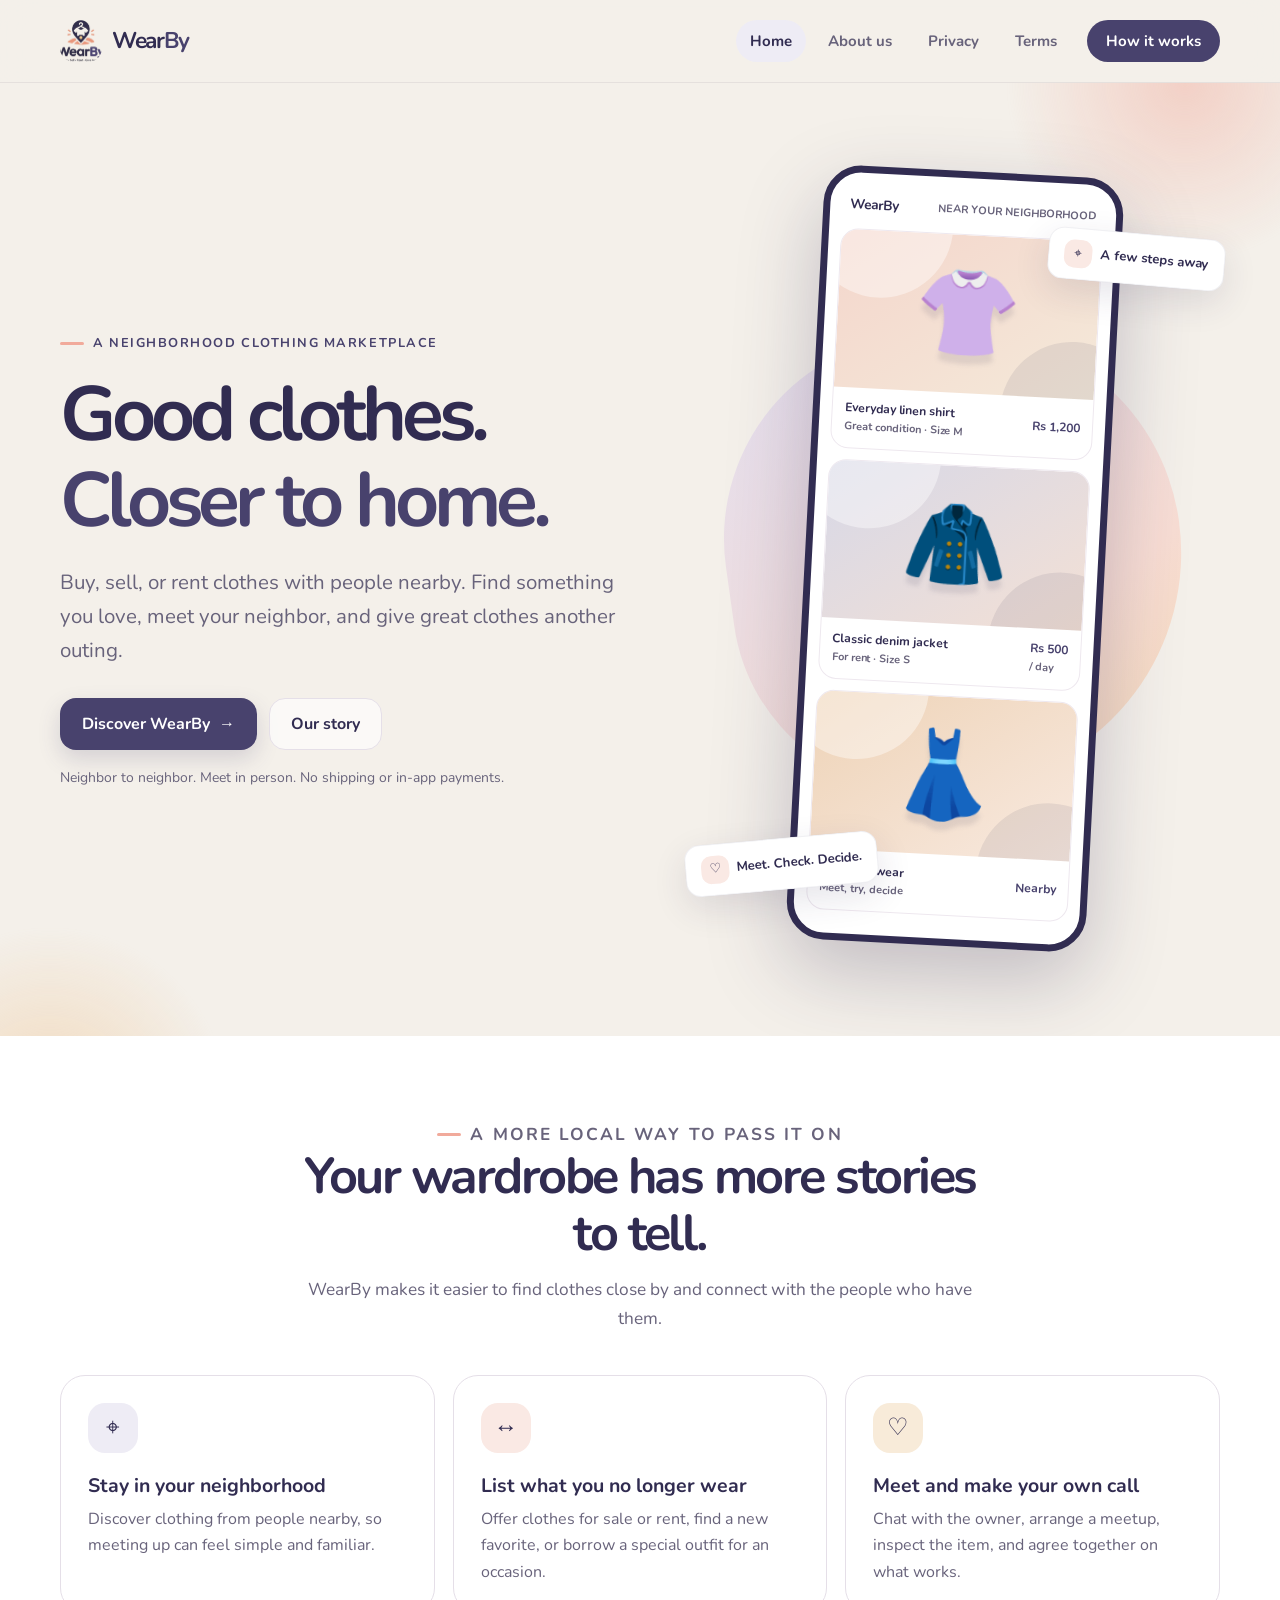
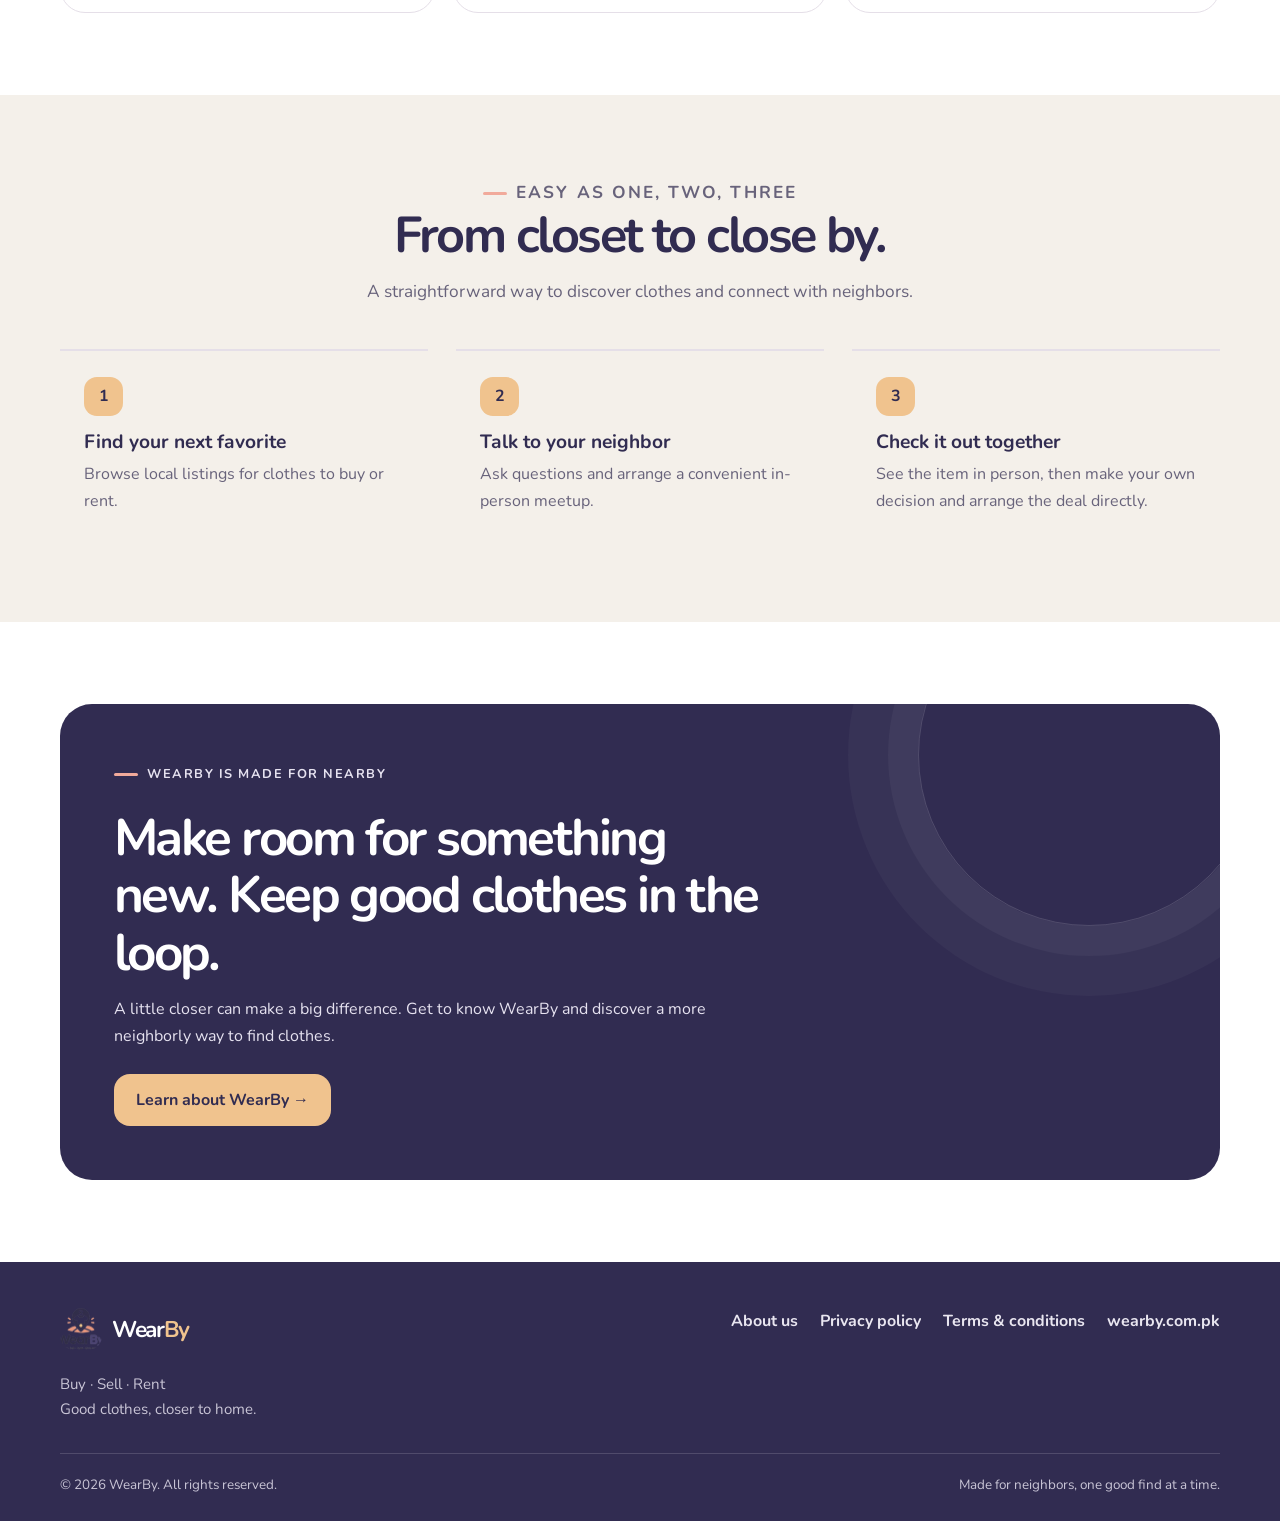
<file: index.html>
<!doctype html>
<html lang="en">
  <head>
    <meta charset="utf-8" />
    <meta name="viewport" content="width=device-width, initial-scale=1" />
    <meta name="theme-color" content="#f4f0ea" />
    <meta
      name="description"
      content="WearBy brings neighbors together to buy and sell or rent clothes close to home."
    />
    <title>WearBy — Good clothes, closer to home</title>
    <link rel="icon" href="assets/favicon.png" />
    <link rel="stylesheet" href="styles.css" />
    <script src="site.js" defer></script>
  </head>
  <body>
    <header class="site-header">
      <div class="shell nav-wrap">
        <a class="brand" href="index.html" aria-label="WearBy home">
          <img src="assets/wearby-logo.png" alt="" />
          <span>Wear<span class="brand-by">By</span></span>
        </a>
        <button
          class="menu-toggle"
          type="button"
          aria-label="Toggle navigation"
          aria-expanded="false"
          aria-controls="site-navigation"
        >
          ☰
        </button>
        <nav
          class="nav-links"
          id="site-navigation"
          aria-label="Main navigation"
        >
          <a href="index.html">Home</a>
          <a href="about.html">About us</a>
          <a href="privacy-policy.html">Privacy</a>
          <a href="terms-and-conditions.html">Terms</a>
          <a class="nav-cta" href="about.html#how-it-works">How it works</a>
        </nav>
      </div>
    </header>

    <main>
      <section class="hero">
        <div class="shell hero-grid">
          <div>
            <p class="eyebrow">A neighborhood clothing marketplace</p>
            <h1>Good clothes.<br /><em>Closer to home.</em></h1>
            <p class="hero-copy">
              Buy, sell, or rent clothes with people nearby. Find something you
              love, meet your neighbor, and give great clothes another outing.
            </p>
            <div class="button-row">
              <a class="button" href="about.html#how-it-works">
                Discover WearBy <span aria-hidden="true">→</span>
              </a>
              <a class="button button-secondary" href="about.html">
                Our story
              </a>
            </div>
            <p class="hero-note">
              Neighbor to neighbor. Meet in person. No shipping or in-app
              payments.
            </p>
          </div>

          <div
            class="preview-stage"
            aria-label="Illustration of nearby clothing listings"
          >
            <div class="preview-glow"></div>
            <div class="floating-pill nearby">
              <span aria-hidden="true">⌖</span> A few steps away
            </div>
            <div class="phone">
              <div class="phone-top">
                <span>WearBy</span>
                <span class="phone-location">NEAR YOUR NEIGHBORHOOD</span>
              </div>
              <article class="phone-card">
                <div class="item-art">
                  <span class="garment" aria-hidden="true">👚</span>
                </div>
                <div class="phone-label">
                  <span
                    >Everyday linen shirt<small
                      >Great condition · Size M</small
                    ></span
                  >
                  <span class="price">Rs 1,200</span>
                </div>
              </article>
              <article class="phone-card">
                <div class="item-art coat">
                  <span class="garment" aria-hidden="true">🧥</span>
                </div>
                <div class="phone-label">
                  <span
                    >Classic denim jacket<small>For rent · Size S</small></span
                  >
                  <span class="price">Rs 500<small>/ day</small></span>
                </div>
              </article>
              <article class="phone-card">
                <div class="item-art dress">
                  <span class="garment" aria-hidden="true">👗</span>
                </div>
                <div class="phone-label">
                  <span>Occasion wear<small>Meet, try, decide</small></span>
                  <span class="price">Nearby</span>
                </div>
              </article>
            </div>
            <div class="floating-pill meet">
              <span aria-hidden="true">♡</span> Meet. Check. Decide.
            </div>
          </div>
        </div>
      </section>

      <section class="section section-white">
        <div class="shell">
          <div class="section-heading">
            <p class="eyebrow">A more local way to pass it on</p>
            <h2>Your wardrobe has more stories to tell.</h2>
            <p>
              WearBy makes it easier to find clothes close by and connect with
              the people who have them.
            </p>
          </div>
          <div class="feature-grid">
            <article class="feature-card">
              <div class="feature-icon" aria-hidden="true">⌖</div>
              <h3>Stay in your neighborhood</h3>
              <p>
                Discover clothing from people nearby, so meeting up can feel
                simple and familiar.
              </p>
            </article>
            <article class="feature-card">
              <div class="feature-icon" aria-hidden="true">↔</div>
              <h3>List what you no longer wear</h3>
              <p>
                Offer clothes for sale or rent, find a new favorite, or borrow a
                special outfit for an occasion.
              </p>
            </article>
            <article class="feature-card">
              <div class="feature-icon" aria-hidden="true">♡</div>
              <h3>Meet and make your own call</h3>
              <p>
                Chat with the owner, arrange a meetup, inspect the item, and
                agree together on what works.
              </p>
            </article>
          </div>
        </div>
      </section>

      <section class="section">
        <div class="shell">
          <div class="section-heading">
            <p class="eyebrow">Easy as one, two, three</p>
            <h2>From closet to close by.</h2>
            <p>
              A straightforward way to discover clothes and connect with
              neighbors.
            </p>
          </div>
          <div class="steps">
            <article class="step">
              <span class="step-number">1</span>
              <h3>Find your next favorite</h3>
              <p>Browse local listings for clothes to buy or rent.</p>
            </article>
            <article class="step">
              <span class="step-number">2</span>
              <h3>Talk to your neighbor</h3>
              <p>Ask questions and arrange a convenient in-person meetup.</p>
            </article>
            <article class="step">
              <span class="step-number">3</span>
              <h3>Check it out together</h3>
              <p>
                See the item in person, then make your own decision and arrange
                the deal directly.
              </p>
            </article>
          </div>
        </div>
      </section>

      <section class="section section-white">
        <div class="shell">
          <div class="cta-panel">
            <p class="eyebrow">WearBy is made for nearby</p>
            <h2>Make room for something new. Keep good clothes in the loop.</h2>
            <p>
              A little closer can make a big difference. Get to know WearBy and
              discover a more neighborly way to find clothes.
            </p>
            <a class="button" href="about.html">Learn about WearBy →</a>
          </div>
        </div>
      </section>
    </main>

    <footer class="site-footer">
      <div class="shell">
        <div class="footer-top">
          <div>
            <a class="brand footer-brand" href="index.html">
              <img src="assets/wearby-logo.png" alt="" />
              <span>Wear<span class="brand-by">By</span></span>
            </a>
            <p class="footer-copy">
              Buy · Sell · Rent<br />
              Good clothes, closer to home.
            </p>
          </div>
          <nav class="footer-links" aria-label="Footer navigation">
            <a href="about.html">About us</a>
            <a href="privacy-policy.html">Privacy policy</a>
            <a href="terms-and-conditions.html">Terms &amp; conditions</a>
            <a href="https://www.wearby.com.pk">wearby.com.pk</a>
          </nav>
        </div>
        <div class="footer-bottom">
          <p>© <span data-year>2026</span> WearBy. All rights reserved.</p>
          <p>Made for neighbors, one good find at a time.</p>
        </div>
      </div>
    </footer>
  </body>
</html>
</file>
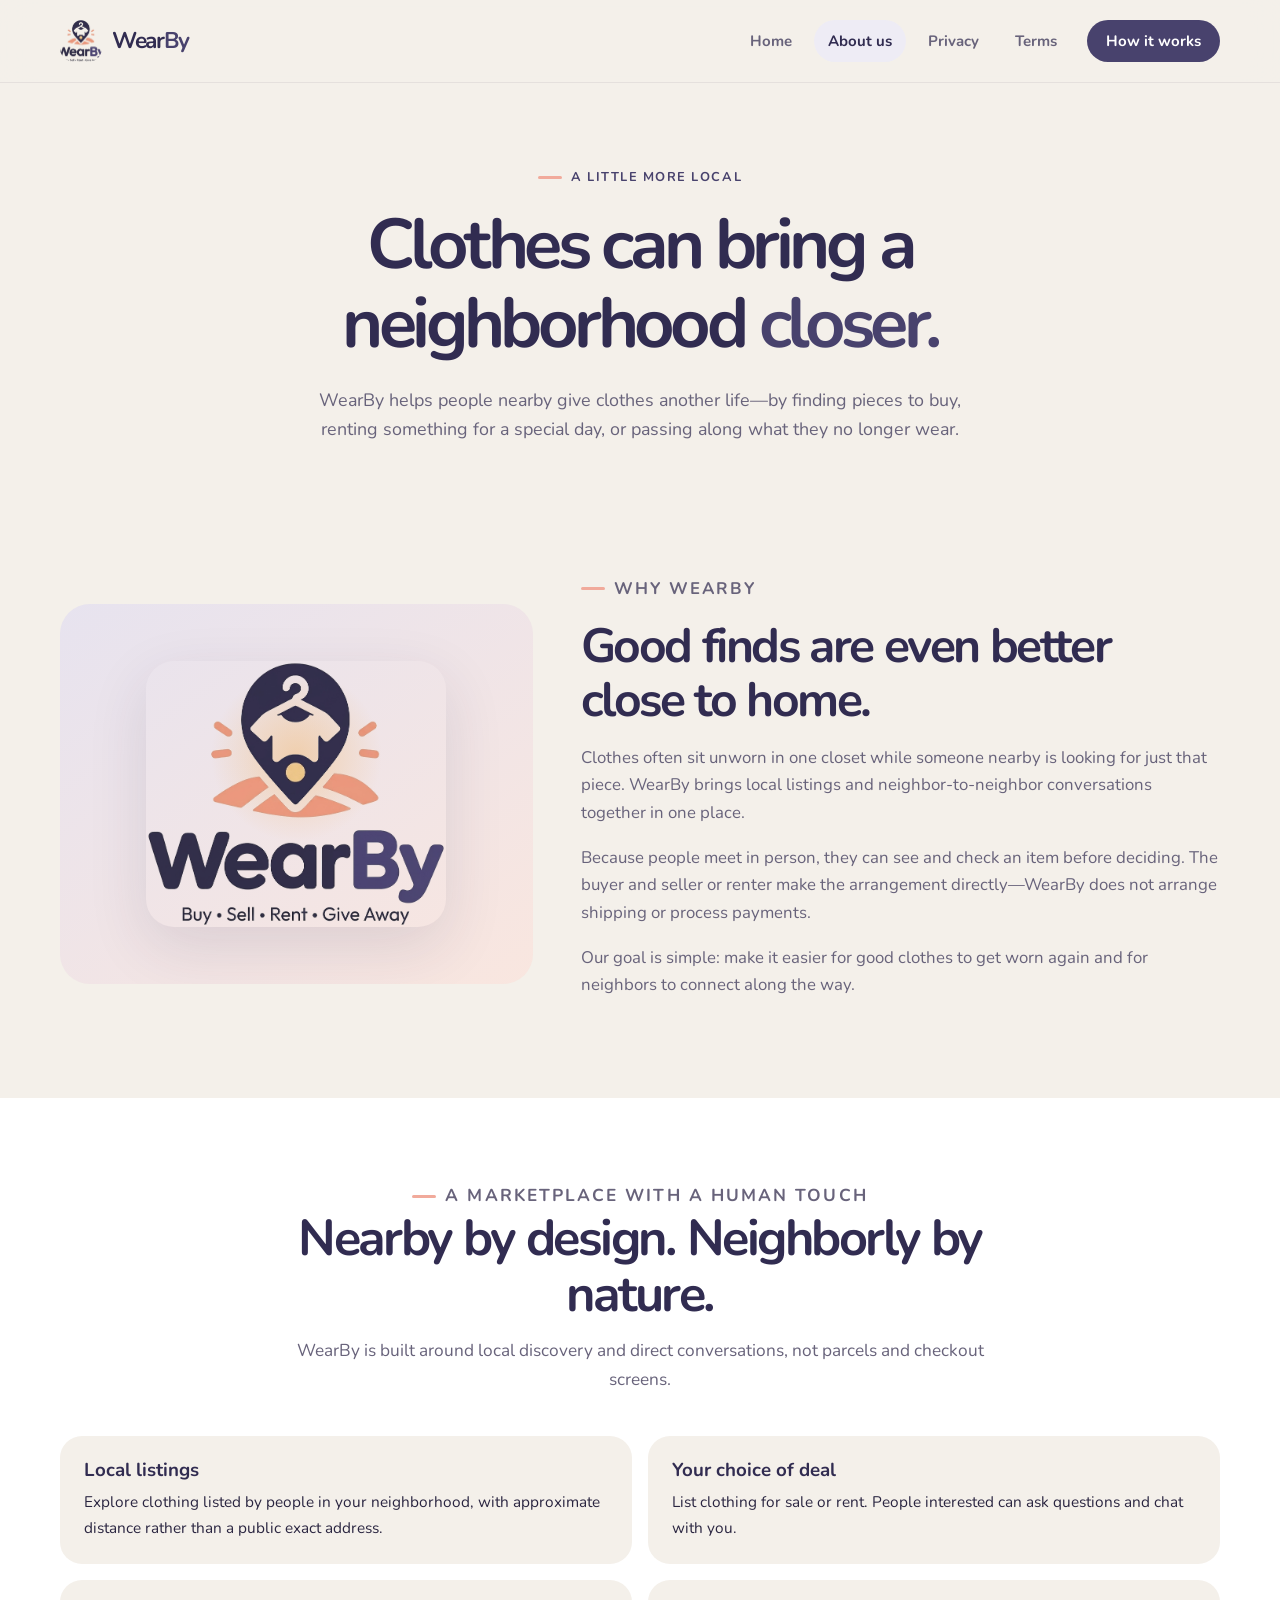
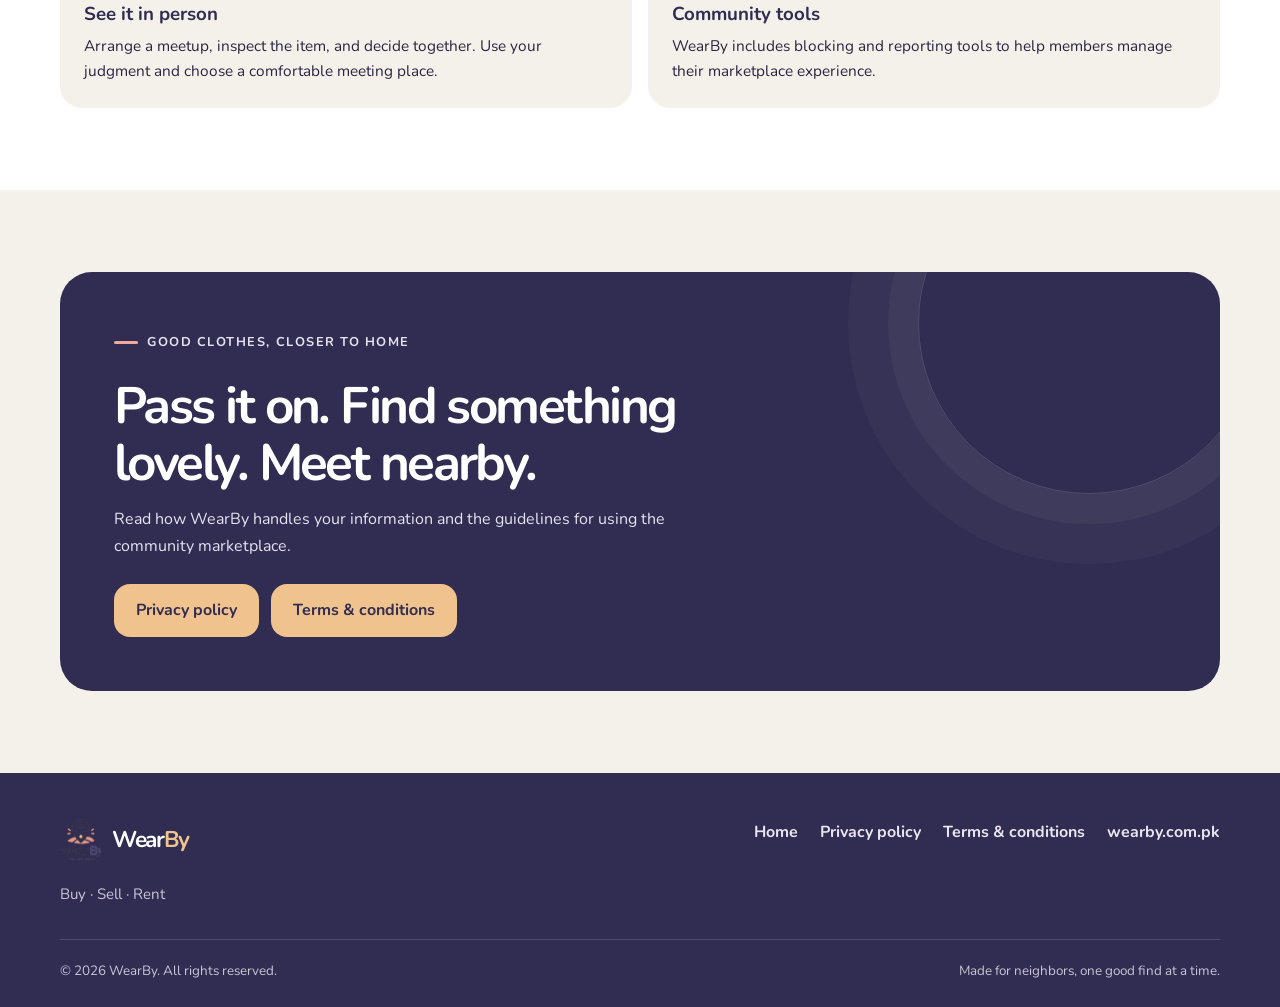
<file: about.html>
<!doctype html>
<html lang="en">
  <head>
    <meta charset="utf-8" />
    <meta name="viewport" content="width=device-width, initial-scale=1" />
    <meta name="theme-color" content="#f4f0ea" />
    <meta
      name="description"
      content="Learn about WearBy, a neighborhood-first way to buy, sell, and rent clothes."
    />
    <title>About WearBy — Clothes and neighbors, closer</title>
    <link rel="icon" href="assets/favicon.png" />
    <link rel="stylesheet" href="styles.css" />
    <script src="site.js" defer></script>
  </head>
  <body>
    <header class="site-header">
      <div class="shell nav-wrap">
        <a class="brand" href="index.html" aria-label="WearBy home">
          <img src="assets/wearby-logo.png" alt="" />
          <span>Wear<span class="brand-by">By</span></span>
        </a>
        <button
          class="menu-toggle"
          type="button"
          aria-label="Toggle navigation"
          aria-expanded="false"
          aria-controls="site-navigation"
        >
          ☰
        </button>
        <nav
          class="nav-links"
          id="site-navigation"
          aria-label="Main navigation"
        >
          <a href="index.html">Home</a>
          <a href="about.html">About us</a>
          <a href="privacy-policy.html">Privacy</a>
          <a href="terms-and-conditions.html">Terms</a>
          <a class="nav-cta" href="#how-it-works">How it works</a>
        </nav>
      </div>
    </header>

    <main>
      <section class="page-hero">
        <div class="shell">
          <p class="eyebrow">A little more local</p>
          <h1>Clothes can bring a neighborhood <em>closer.</em></h1>
          <p>
            WearBy helps people nearby give clothes another life—by finding
            pieces to buy, renting something for a special day, or passing along
            what they no longer wear.
          </p>
        </div>
      </section>

      <section class="section">
        <div class="shell about-grid">
          <div class="about-mark">
            <img src="assets/wearby-logo.png" alt="WearBy brand mark" />
          </div>
          <div class="about-copy">
            <p class="eyebrow">Why WearBy</p>
            <h2>Good finds are even better close to home.</h2>
            <p>
              Clothes often sit unworn in one closet while someone nearby is
              looking for just that piece. WearBy brings local listings and
              neighbor-to-neighbor conversations together in one place.
            </p>
            <p>
              Because people meet in person, they can see and check an item
              before deciding. The buyer and seller or renter make the
              arrangement directly—WearBy does not arrange shipping or process
              payments.
            </p>
            <p>
              Our goal is simple: make it easier for good clothes to get worn
              again and for neighbors to connect along the way.
            </p>
          </div>
        </div>
      </section>

      <section class="section section-white" id="how-it-works">
        <div class="shell">
          <div class="section-heading">
            <p class="eyebrow">A marketplace with a human touch</p>
            <h2>Nearby by design. Neighborly by nature.</h2>
            <p>
              WearBy is built around local discovery and direct conversations,
              not parcels and checkout screens.
            </p>
          </div>
          <div class="values">
            <article class="value">
              <h3>Local listings</h3>
              <p>
                Explore clothing listed by people in your neighborhood, with
                approximate distance rather than a public exact address.
              </p>
            </article>
            <article class="value">
              <h3>Your choice of deal</h3>
              <p>
                List clothing for sale or rent. People interested can ask
                questions and chat with you.
              </p>
            </article>
            <article class="value">
              <h3>See it in person</h3>
              <p>
                Arrange a meetup, inspect the item, and decide together. Use
                your judgment and choose a comfortable meeting place.
              </p>
            </article>
            <article class="value">
              <h3>Community tools</h3>
              <p>
                WearBy includes blocking and reporting tools to help members
                manage their marketplace experience.
              </p>
            </article>
          </div>
        </div>
      </section>

      <section class="section">
        <div class="shell">
          <div class="cta-panel">
            <p class="eyebrow">Good clothes, closer to home</p>
            <h2>Pass it on. Find something lovely. Meet nearby.</h2>
            <p>
              Read how WearBy handles your information and the guidelines for
              using the community marketplace.
            </p>
            <div class="button-row">
              <a class="button" href="privacy-policy.html">Privacy policy</a>
              <a class="button" href="terms-and-conditions.html"
                >Terms &amp; conditions</a
              >
            </div>
          </div>
        </div>
      </section>
    </main>

    <footer class="site-footer">
      <div class="shell">
        <div class="footer-top">
          <div>
            <a class="brand footer-brand" href="index.html">
              <img src="assets/wearby-logo.png" alt="" />
              <span>Wear<span class="brand-by">By</span></span>
            </a>
            <p class="footer-copy">Buy · Sell · Rent</p>
          </div>
          <nav class="footer-links" aria-label="Footer navigation">
            <a href="index.html">Home</a
            ><a href="privacy-policy.html">Privacy policy</a
            ><a href="terms-and-conditions.html">Terms &amp; conditions</a
            ><a href="https://www.wearby.com.pk">wearby.com.pk</a>
          </nav>
        </div>
        <div class="footer-bottom">
          <p>© <span data-year>2026</span> WearBy. All rights reserved.</p>
          <p>Made for neighbors, one good find at a time.</p>
        </div>
      </div>
    </footer>
  </body>
</html>
</file>
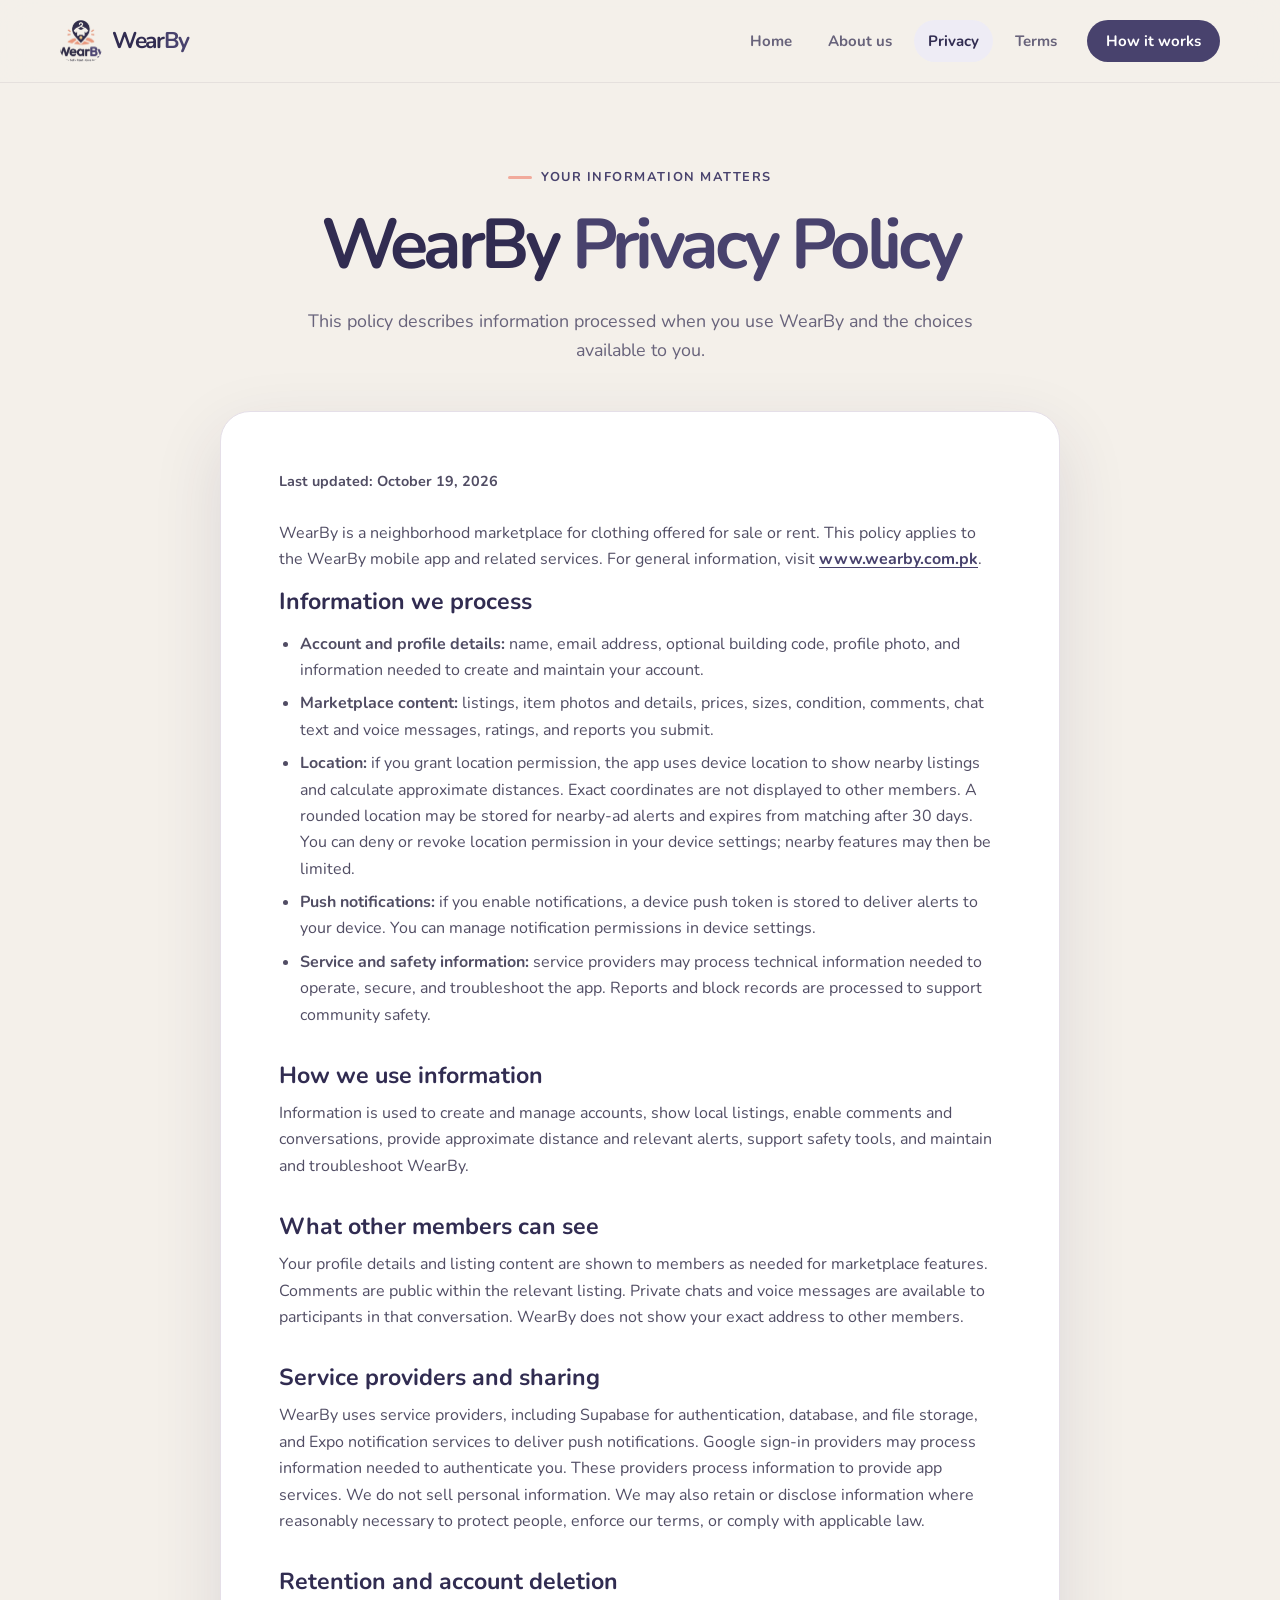
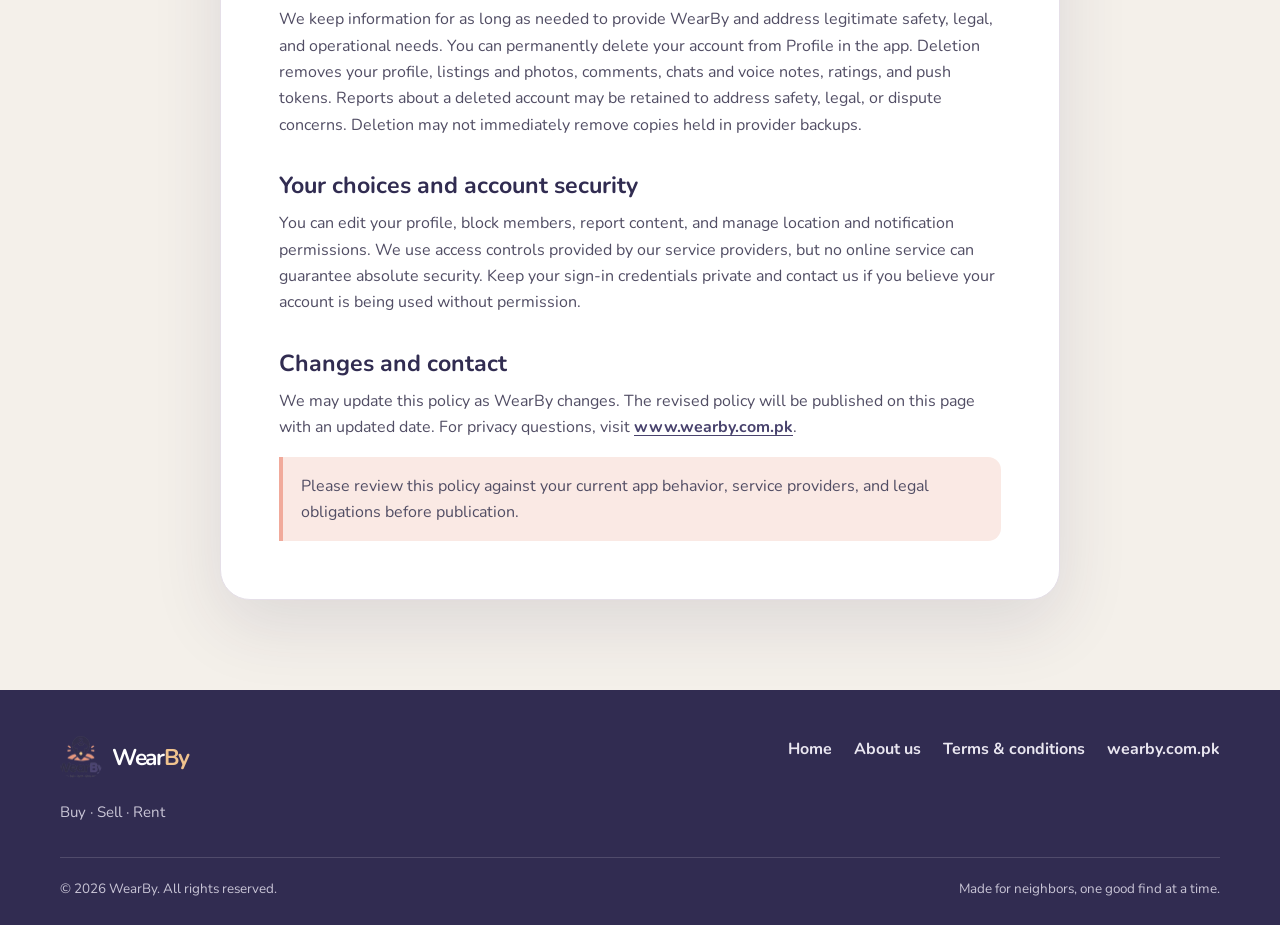
<file: privacy-policy.html>
<!doctype html>
<html lang="en">
  <head>
    <meta charset="utf-8" />
    <meta name="viewport" content="width=device-width, initial-scale=1" />
    <meta name="theme-color" content="#f4f0ea" />
    <meta
      name="description"
      content="Read the WearBy privacy policy and learn how app information is used and managed."
    />
    <title>Privacy Policy — WearBy</title>
    <link rel="icon" href="assets/favicon.png" />
    <link rel="stylesheet" href="styles.css" />
    <script src="site.js" defer></script>
  </head>
  <body>
    <header class="site-header">
      <div class="shell nav-wrap">
        <a class="brand" href="index.html" aria-label="WearBy home">
          <img src="assets/wearby-logo.png" alt="" />
          <span>Wear<span class="brand-by">By</span></span>
        </a>
        <button
          class="menu-toggle"
          type="button"
          aria-label="Toggle navigation"
          aria-expanded="false"
          aria-controls="site-navigation"
        >
          ☰
        </button>
        <nav
          class="nav-links"
          id="site-navigation"
          aria-label="Main navigation"
        >
          <a href="index.html">Home</a>
          <a href="about.html">About us</a>
          <a href="privacy-policy.html">Privacy</a>
          <a href="terms-and-conditions.html">Terms</a>
          <a class="nav-cta" href="about.html#how-it-works">How it works</a>
        </nav>
      </div>
    </header>

    <main>
      <section class="page-hero">
        <div class="shell">
          <p class="eyebrow">Your information matters</p>
          <h1>WearBy <em>Privacy Policy</em></h1>
          <p>
            This policy describes information processed when you use WearBy and
            the choices available to you.
          </p>
        </div>
      </section>

      <section class="prose-wrap">
        <article class="prose">
          <p class="updated">Last updated: October 19, 2026</p>
          <p>
            WearBy is a neighborhood marketplace for clothing offered for sale
            or rent. This policy applies to the WearBy mobile app and related
            services. For general information, visit
            <a href="https://www.wearby.com.pk">www.wearby.com.pk</a>.
          </p>

          <h2>Information we process</h2>
          <ul>
            <li>
              <strong>Account and profile details:</strong> name, email address,
              optional building code, profile photo, and information needed to
              create and maintain your account.
            </li>
            <li>
              <strong>Marketplace content:</strong> listings, item photos and
              details, prices, sizes, condition, comments, chat text and voice
              messages, ratings, and reports you submit.
            </li>
            <li>
              <strong>Location:</strong> if you grant location permission, the
              app uses device location to show nearby listings and calculate
              approximate distances. Exact coordinates are not displayed to
              other members. A rounded location may be stored for nearby-ad
              alerts and expires from matching after 30 days. You can deny or
              revoke location permission in your device settings; nearby
              features may then be limited.
            </li>
            <li>
              <strong>Push notifications:</strong> if you enable notifications,
              a device push token is stored to deliver alerts to your device.
              You can manage notification permissions in device settings.
            </li>
            <li>
              <strong>Service and safety information:</strong> service providers
              may process technical information needed to operate, secure, and
              troubleshoot the app. Reports and block records are processed to
              support community safety.
            </li>
          </ul>

          <h2>How we use information</h2>
          <p>
            Information is used to create and manage accounts, show local
            listings, enable comments and conversations, provide approximate
            distance and relevant alerts, support safety tools, and maintain and
            troubleshoot WearBy.
          </p>

          <h2>What other members can see</h2>
          <p>
            Your profile details and listing content are shown to members as
            needed for marketplace features. Comments are public within the
            relevant listing. Private chats and voice messages are available to
            participants in that conversation. WearBy does not show your exact
            address to other members.
          </p>

          <h2>Service providers and sharing</h2>
          <p>
            WearBy uses service providers, including Supabase for
            authentication, database, and file storage, and Expo notification
            services to deliver push notifications. Google sign-in providers may
            process information needed to authenticate you. These providers
            process information to provide app services. We do not sell personal
            information. We may also retain or disclose information where
            reasonably necessary to protect people, enforce our terms, or comply
            with applicable law.
          </p>

          <h2>Retention and account deletion</h2>
          <p>
            We keep information for as long as needed to provide WearBy and
            address legitimate safety, legal, and operational needs. You can
            permanently delete your account from Profile in the app. Deletion
            removes your profile, listings and photos, comments, chats and voice
            notes, ratings, and push tokens. Reports about a deleted account may
            be retained to address safety, legal, or dispute concerns. Deletion
            may not immediately remove copies held in provider backups.
          </p>

          <h2>Your choices and account security</h2>
          <p>
            You can edit your profile, block members, report content, and manage
            location and notification permissions. We use access controls
            provided by our service providers, but no online service can
            guarantee absolute security. Keep your sign-in credentials private
            and contact us if you believe your account is being used without
            permission.
          </p>

          <h2>Changes and contact</h2>
          <p>
            We may update this policy as WearBy changes. The revised policy will
            be published on this page with an updated date. For privacy
            questions, visit
            <a href="https://www.wearby.com.pk">www.wearby.com.pk</a>.
          </p>
          <p class="notice">
            Please review this policy against your current app behavior, service
            providers, and legal obligations before publication.
          </p>
        </article>
      </section>
    </main>

    <footer class="site-footer">
      <div class="shell">
        <div class="footer-top">
          <div>
            <a class="brand footer-brand" href="index.html">
              <img src="assets/wearby-logo.png" alt="" />
              <span>Wear<span class="brand-by">By</span></span>
            </a>
            <p class="footer-copy">Buy · Sell · Rent</p>
          </div>
          <nav class="footer-links" aria-label="Footer navigation">
            <a href="index.html">Home</a><a href="about.html">About us</a
            ><a href="terms-and-conditions.html">Terms &amp; conditions</a
            ><a href="https://www.wearby.com.pk">wearby.com.pk</a>
          </nav>
        </div>
        <div class="footer-bottom">
          <p>© <span data-year>2026</span> WearBy. All rights reserved.</p>
          <p>Made for neighbors, one good find at a time.</p>
        </div>
      </div>
    </footer>
  </body>
</html>
</file>
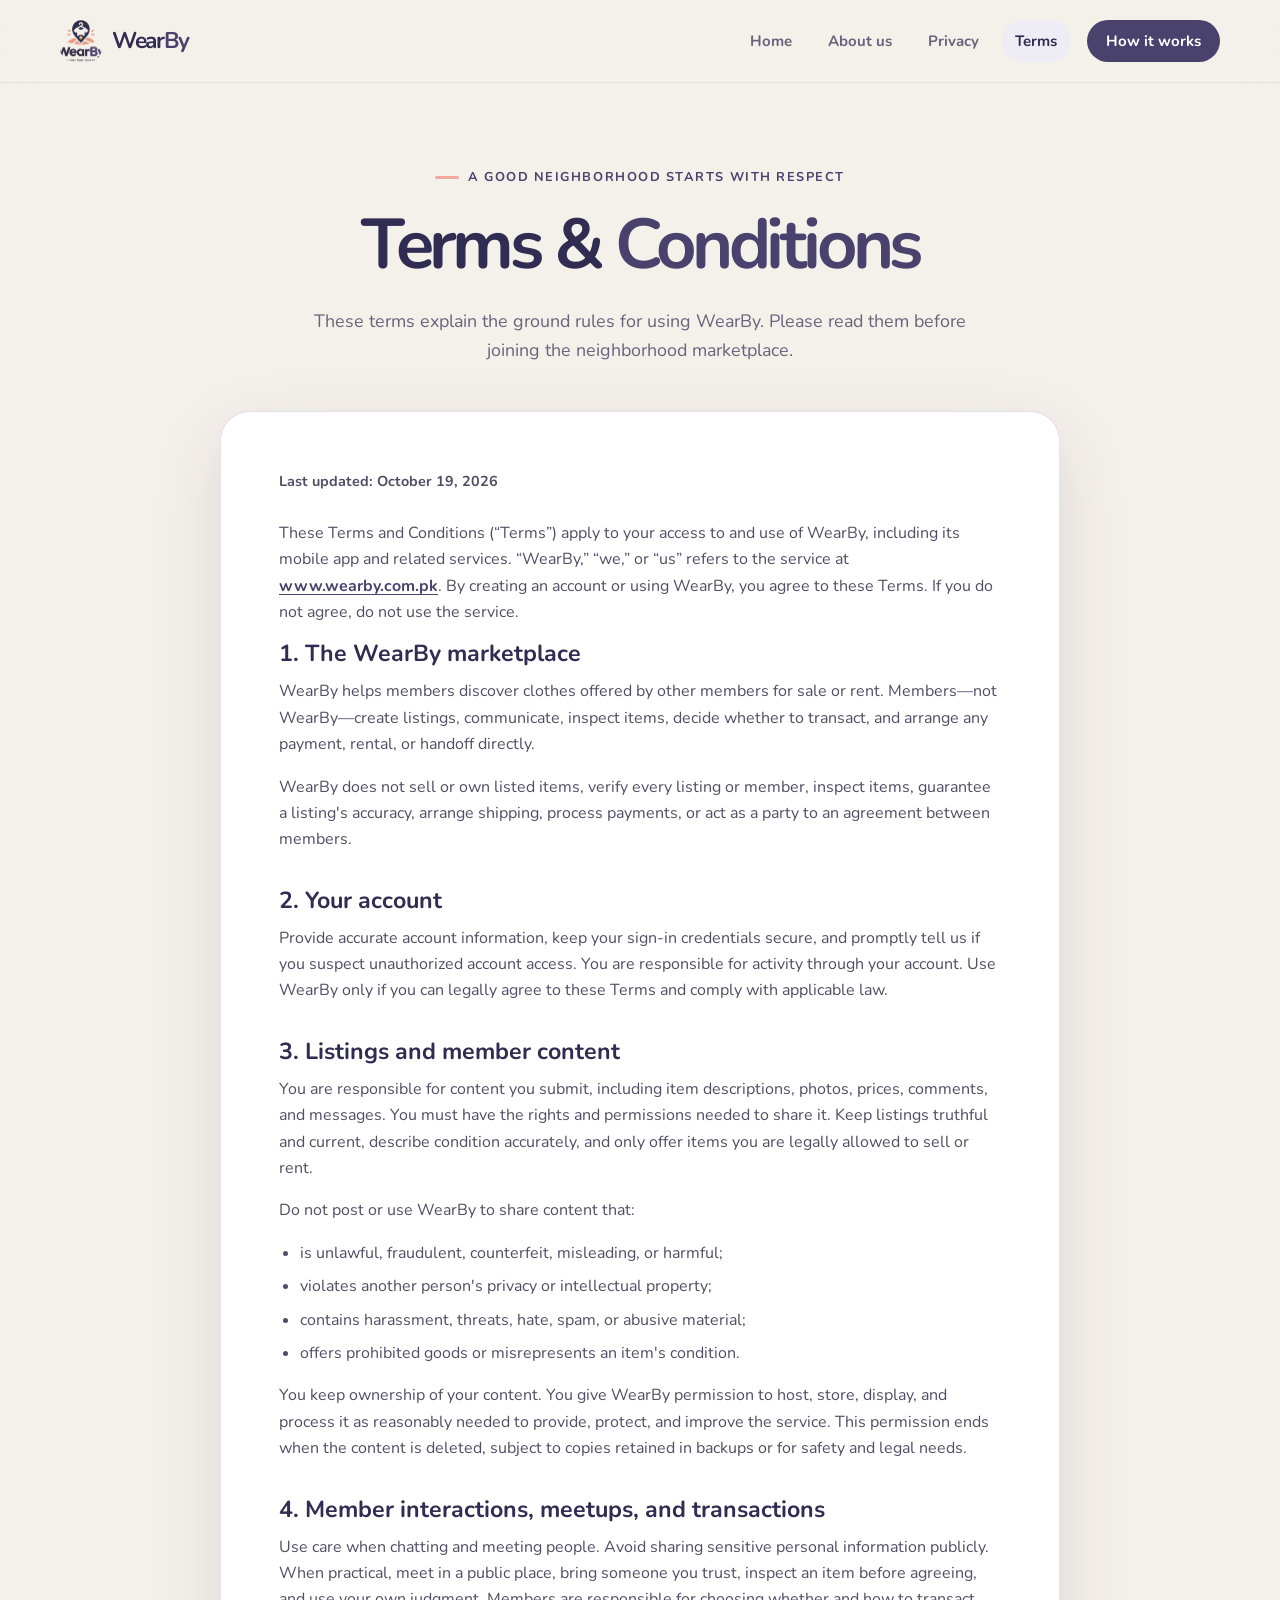
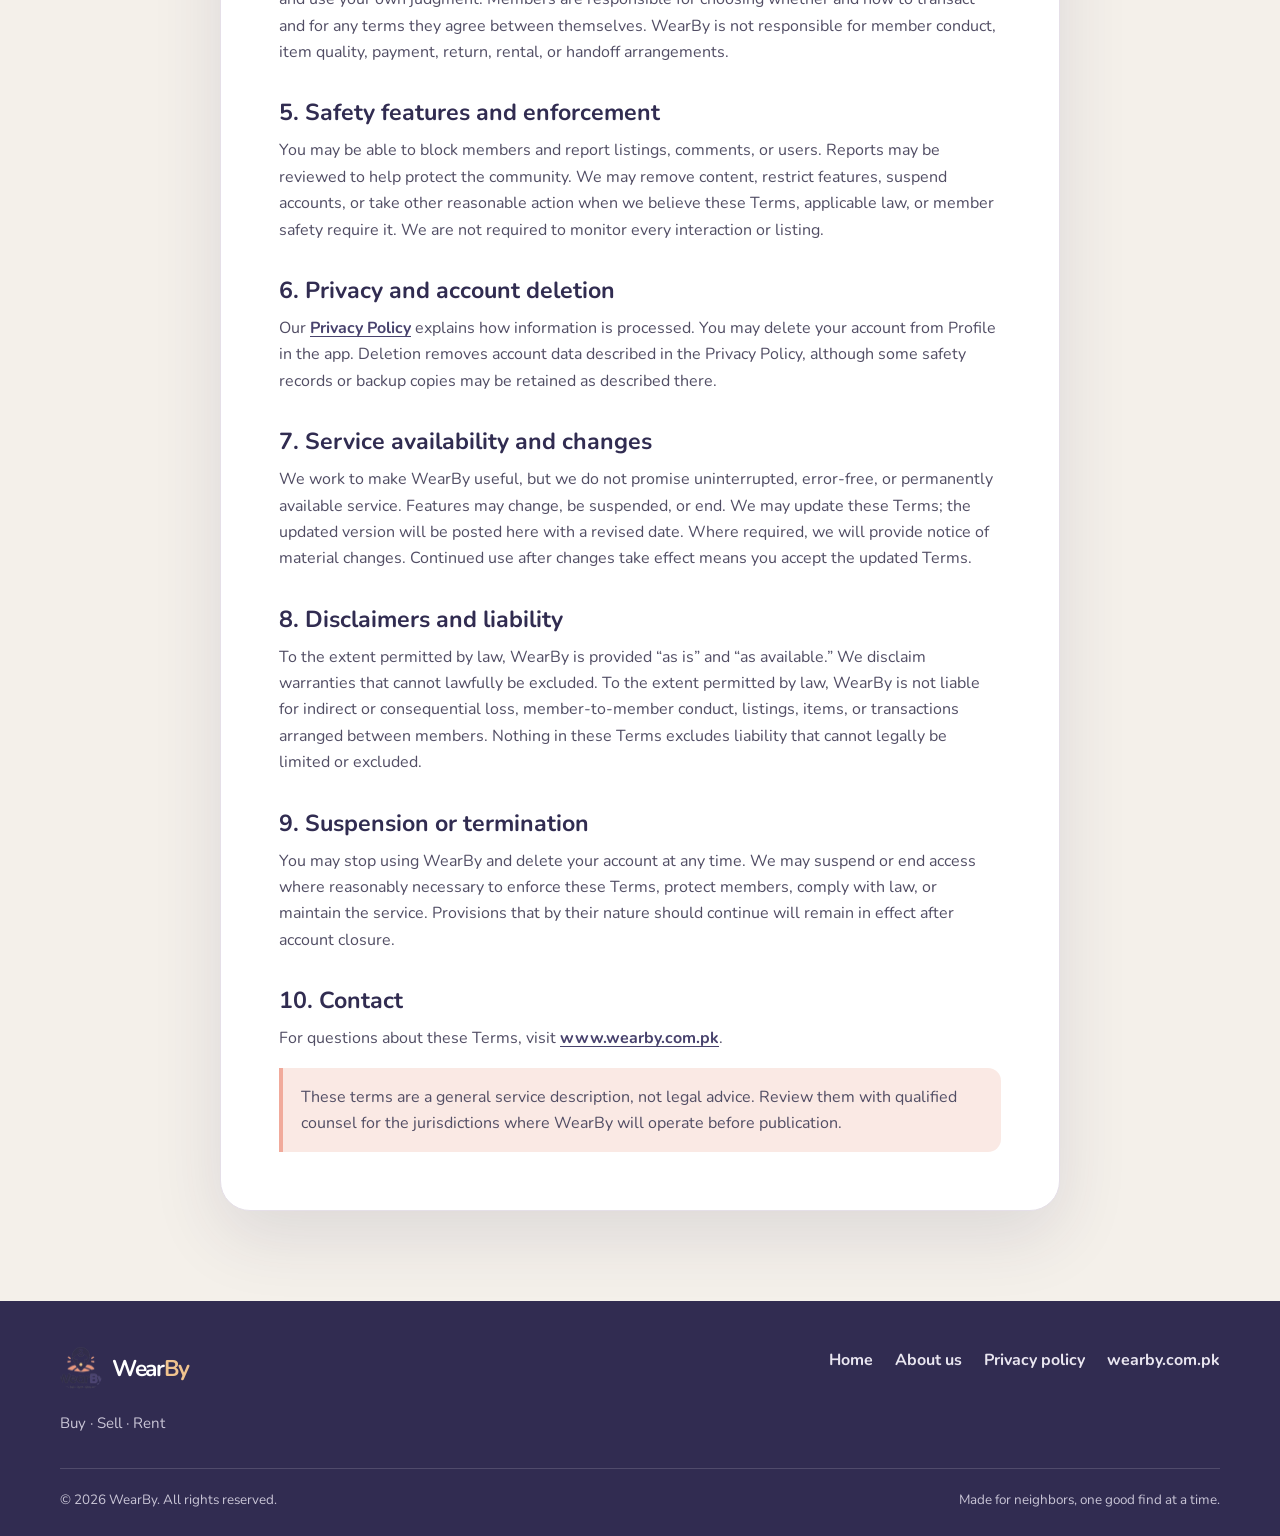
<file: terms-and-conditions.html>
<!doctype html>
<html lang="en">
  <head>
    <meta charset="utf-8" />
    <meta name="viewport" content="width=device-width, initial-scale=1" />
    <meta name="theme-color" content="#f4f0ea" />
    <meta
      name="description"
      content="Read the WearBy terms and conditions for using the neighborhood clothing marketplace."
    />
    <title>Terms &amp; Conditions — WearBy</title>
    <link rel="icon" href="assets/favicon.png" />
    <link rel="stylesheet" href="styles.css" />
    <script src="site.js" defer></script>
  </head>
  <body>
    <header class="site-header">
      <div class="shell nav-wrap">
        <a class="brand" href="index.html" aria-label="WearBy home">
          <img src="assets/wearby-logo.png" alt="" />
          <span>Wear<span class="brand-by">By</span></span>
        </a>
        <button
          class="menu-toggle"
          type="button"
          aria-label="Toggle navigation"
          aria-expanded="false"
          aria-controls="site-navigation"
        >
          ☰
        </button>
        <nav
          class="nav-links"
          id="site-navigation"
          aria-label="Main navigation"
        >
          <a href="index.html">Home</a>
          <a href="about.html">About us</a>
          <a href="privacy-policy.html">Privacy</a>
          <a href="terms-and-conditions.html">Terms</a>
          <a class="nav-cta" href="about.html#how-it-works">How it works</a>
        </nav>
      </div>
    </header>

    <main>
      <section class="page-hero">
        <div class="shell">
          <p class="eyebrow">A good neighborhood starts with respect</p>
          <h1>Terms &amp; <em>Conditions</em></h1>
          <p>
            These terms explain the ground rules for using WearBy. Please read
            them before joining the neighborhood marketplace.
          </p>
        </div>
      </section>

      <section class="prose-wrap">
        <article class="prose">
          <p class="updated">Last updated: October 19, 2026</p>
          <p>
            These Terms and Conditions (“Terms”) apply to your access to and use
            of WearBy, including its mobile app and related services. “WearBy,”
            “we,” or “us” refers to the service at
            <a href="https://www.wearby.com.pk">www.wearby.com.pk</a>. By
            creating an account or using WearBy, you agree to these Terms. If
            you do not agree, do not use the service.
          </p>

          <h2>1. The WearBy marketplace</h2>
          <p>
            WearBy helps members discover clothes offered by other members for
            sale or rent. Members—not WearBy—create listings, communicate,
            inspect items, decide whether to transact, and arrange any payment,
            rental, or handoff directly.
          </p>
          <p>
            WearBy does not sell or own listed items, verify every listing or
            member, inspect items, guarantee a listing's accuracy, arrange
            shipping, process payments, or act as a party to an agreement
            between members.
          </p>

          <h2>2. Your account</h2>
          <p>
            Provide accurate account information, keep your sign-in credentials
            secure, and promptly tell us if you suspect unauthorized account
            access. You are responsible for activity through your account. Use
            WearBy only if you can legally agree to these Terms and comply with
            applicable law.
          </p>

          <h2>3. Listings and member content</h2>
          <p>
            You are responsible for content you submit, including item
            descriptions, photos, prices, comments, and messages. You must have
            the rights and permissions needed to share it. Keep listings
            truthful and current, describe condition accurately, and only offer
            items you are legally allowed to sell or rent.
          </p>
          <p>Do not post or use WearBy to share content that:</p>
          <ul>
            <li>
              is unlawful, fraudulent, counterfeit, misleading, or harmful;
            </li>
            <li>violates another person's privacy or intellectual property;</li>
            <li>
              contains harassment, threats, hate, spam, or abusive material;
            </li>
            <li>
              offers prohibited goods or misrepresents an item's condition.
            </li>
          </ul>
          <p>
            You keep ownership of your content. You give WearBy permission to
            host, store, display, and process it as reasonably needed to
            provide, protect, and improve the service. This permission ends when
            the content is deleted, subject to copies retained in backups or for
            safety and legal needs.
          </p>

          <h2>4. Member interactions, meetups, and transactions</h2>
          <p>
            Use care when chatting and meeting people. Avoid sharing sensitive
            personal information publicly. When practical, meet in a public
            place, bring someone you trust, inspect an item before agreeing, and
            use your own judgment. Members are responsible for choosing whether
            and how to transact and for any terms they agree between themselves.
            WearBy is not responsible for member conduct, item quality, payment,
            return, rental, or handoff arrangements.
          </p>

          <h2>5. Safety features and enforcement</h2>
          <p>
            You may be able to block members and report listings, comments, or
            users. Reports may be reviewed to help protect the community. We may
            remove content, restrict features, suspend accounts, or take other
            reasonable action when we believe these Terms, applicable law, or
            member safety require it. We are not required to monitor every
            interaction or listing.
          </p>

          <h2>6. Privacy and account deletion</h2>
          <p>
            Our <a href="privacy-policy.html">Privacy Policy</a> explains how
            information is processed. You may delete your account from Profile
            in the app. Deletion removes account data described in the Privacy
            Policy, although some safety records or backup copies may be
            retained as described there.
          </p>

          <h2>7. Service availability and changes</h2>
          <p>
            We work to make WearBy useful, but we do not promise uninterrupted,
            error-free, or permanently available service. Features may change,
            be suspended, or end. We may update these Terms; the updated version
            will be posted here with a revised date. Where required, we will
            provide notice of material changes. Continued use after changes take
            effect means you accept the updated Terms.
          </p>

          <h2>8. Disclaimers and liability</h2>
          <p>
            To the extent permitted by law, WearBy is provided “as is” and “as
            available.” We disclaim warranties that cannot lawfully be excluded.
            To the extent permitted by law, WearBy is not liable for indirect or
            consequential loss, member-to-member conduct, listings, items, or
            transactions arranged between members. Nothing in these Terms
            excludes liability that cannot legally be limited or excluded.
          </p>

          <h2>9. Suspension or termination</h2>
          <p>
            You may stop using WearBy and delete your account at any time. We
            may suspend or end access where reasonably necessary to enforce
            these Terms, protect members, comply with law, or maintain the
            service. Provisions that by their nature should continue will remain
            in effect after account closure.
          </p>

          <h2>10. Contact</h2>
          <p>
            For questions about these Terms, visit
            <a href="https://www.wearby.com.pk">www.wearby.com.pk</a>.
          </p>
          <p class="notice">
            These terms are a general service description, not legal advice.
            Review them with qualified counsel for the jurisdictions where
            WearBy will operate before publication.
          </p>
        </article>
      </section>
    </main>

    <footer class="site-footer">
      <div class="shell">
        <div class="footer-top">
          <div>
            <a class="brand footer-brand" href="index.html">
              <img src="assets/wearby-logo.png" alt="" />
              <span>Wear<span class="brand-by">By</span></span>
            </a>
            <p class="footer-copy">Buy · Sell · Rent</p>
          </div>
          <nav class="footer-links" aria-label="Footer navigation">
            <a href="index.html">Home</a><a href="about.html">About us</a
            ><a href="privacy-policy.html">Privacy policy</a
            ><a href="https://www.wearby.com.pk">wearby.com.pk</a>
          </nav>
        </div>
        <div class="footer-bottom">
          <p>© <span data-year>2026</span> WearBy. All rights reserved.</p>
          <p>Made for neighbors, one good find at a time.</p>
        </div>
      </div>
    </footer>
  </body>
</html>
</file>
<file: styles.css>
@font-face {
  font-family: Nunito;
  src: url("assets/Nunito-Regular.ttf") format("truetype");
  font-style: normal;
  font-weight: 400;
  font-display: swap;
}

@font-face {
  font-family: Nunito;
  src: url("assets/Nunito-Medium.ttf") format("truetype");
  font-style: normal;
  font-weight: 500;
  font-display: swap;
}

@font-face {
  font-family: Nunito;
  src: url("assets/Nunito-SemiBold.ttf") format("truetype");
  font-style: normal;
  font-weight: 600;
  font-display: swap;
}

@font-face {
  font-family: Nunito;
  src: url("assets/Nunito-Bold.ttf") format("truetype");
  font-style: normal;
  font-weight: 700 900;
  font-display: swap;
}

:root {
  color-scheme: light;
  --navy: #312c51;
  --purple: #48426d;
  --sand: #f0c38e;
  --coral: #f1aa9b;
  --ink: #2a2540;
  --muted: #68637b;
  --paper: #f4f0ea;
  --white: #fff;
  --line: #e5dfe8;
  --soft-purple: #eeecf5;
  --soft-coral: #fae9e4;
  --shadow: 0 24px 70px rgb(49 44 81 / 12%);
  font-family: "Nunito", "Trebuchet MS", sans-serif;
  font-synthesis: none;
  text-rendering: optimizeLegibility;
}

* {
  box-sizing: border-box;
}

html {
  scroll-behavior: smooth;
}

body {
  min-width: 320px;
  margin: 0;
  color: var(--ink);
  background: var(--paper);
  font-size: 16px;
  line-height: 1.65;
}

a {
  color: inherit;
}

a:focus-visible,
button:focus-visible {
  outline: 3px solid var(--coral);
  outline-offset: 4px;
}

.shell {
  width: min(1160px, calc(100% - 48px));
  margin-inline: auto;
}

.site-header {
  position: sticky;
  z-index: 10;
  top: 0;
  border-bottom: 1px solid rgb(49 44 81 / 8%);
  background: rgb(244 240 234 / 92%);
  backdrop-filter: blur(16px);
}

.nav-wrap {
  display: flex;
  min-height: 82px;
  align-items: center;
  justify-content: space-between;
  gap: 24px;
}

.brand {
  display: inline-flex;
  align-items: center;
  gap: 10px;
  color: var(--navy);
  font-size: 1.42rem;
  font-weight: 900;
  letter-spacing: -0.06em;
  text-decoration: none;
}

.brand img {
  width: 42px;
  height: 42px;
  border-radius: 14px;
  object-fit: cover;
}

.brand-by {
  color: var(--purple);
}

.nav-links {
  display: flex;
  align-items: center;
  gap: 8px;
}

.nav-links a {
  padding: 9px 14px;
  border-radius: 999px;
  color: var(--muted);
  font-size: 0.94rem;
  font-weight: 800;
  text-decoration: none;
  transition:
    background 160ms ease,
    color 160ms ease;
}

.nav-links a:hover,
.nav-links a[aria-current="page"] {
  color: var(--navy);
  background: var(--soft-purple);
}

.nav-links .nav-cta {
  margin-left: 8px;
  padding-inline: 19px;
  color: var(--white);
  background: var(--purple);
}

.nav-links .nav-cta:hover {
  color: var(--white);
  background: var(--navy);
}

.menu-toggle {
  display: none;
  width: 44px;
  height: 44px;
  align-items: center;
  justify-content: center;
  border: 1px solid var(--line);
  border-radius: 14px;
  color: var(--navy);
  background: var(--white);
  font: inherit;
  font-size: 1.3rem;
  cursor: pointer;
}

.hero {
  position: relative;
  overflow: hidden;
  padding: 88px 0 90px;
}

.hero::before,
.hero::after {
  position: absolute;
  z-index: -1;
  width: 360px;
  height: 360px;
  border-radius: 50%;
  content: "";
  filter: blur(2px);
}

.hero::before {
  top: -180px;
  right: -85px;
  background: radial-gradient(circle, rgb(241 170 155 / 45%), transparent 70%);
}

.hero::after {
  bottom: -250px;
  left: -130px;
  background: radial-gradient(circle, rgb(240 195 142 / 50%), transparent 70%);
}

.hero-grid {
  display: grid;
  align-items: center;
  gap: 54px;
  grid-template-columns: 1.04fr 0.96fr;
}

.eyebrow {
  display: inline-flex;
  align-items: center;
  gap: 9px;
  margin: 0 0 18px;
  color: var(--purple);
  font-size: 0.8rem;
  font-weight: 900;
  letter-spacing: 0.12em;
  text-transform: uppercase;
}

.eyebrow::before {
  width: 24px;
  height: 3px;
  border-radius: 4px;
  background: var(--coral);
  content: "";
}

h1,
h2,
h3,
p {
  margin-top: 0;
}

h1,
h2,
h3 {
  color: var(--navy);
  line-height: 1.12;
}

h1 {
  max-width: 690px;
  margin-bottom: 22px;
  font-size: clamp(2.8rem, 6vw, 5rem);
  font-weight: 900;
  letter-spacing: -0.065em;
}

h1 em {
  color: var(--purple);
  font-style: normal;
}

.hero-copy {
  max-width: 570px;
  margin-bottom: 30px;
  color: var(--muted);
  font-size: clamp(1.08rem, 1.8vw, 1.28rem);
}

.button-row {
  display: flex;
  flex-wrap: wrap;
  align-items: center;
  gap: 12px;
}

.button {
  display: inline-flex;
  min-height: 52px;
  align-items: center;
  justify-content: center;
  gap: 9px;
  padding: 12px 21px;
  border: 1px solid transparent;
  border-radius: 16px;
  color: var(--white);
  background: var(--purple);
  box-shadow: 0 9px 22px rgb(72 66 109 / 18%);
  font-weight: 900;
  text-decoration: none;
  transition:
    transform 160ms ease,
    background 160ms ease;
}

.button:hover {
  transform: translateY(-2px);
  background: var(--navy);
}

.button-secondary {
  border-color: var(--line);
  color: var(--navy);
  background: rgb(255 255 255 / 65%);
  box-shadow: none;
}

.button-secondary:hover {
  color: var(--navy);
  background: var(--white);
}

.hero-note {
  margin: 17px 0 0;
  color: var(--muted);
  font-size: 0.87rem;
}

.preview-stage {
  position: relative;
  min-height: 470px;
  display: grid;
  align-items: center;
  justify-items: center;
}

.preview-glow {
  position: absolute;
  width: min(100%, 455px);
  aspect-ratio: 1;
  border-radius: 48% 52% 55% 45%;
  background: linear-gradient(145deg, #e4dfef, #f8ddd4 70%, #f4d9b8);
  transform: rotate(-8deg);
}

.phone {
  position: relative;
  width: min(300px, 80%);
  padding: 12px;
  border: 7px solid var(--navy);
  border-radius: 38px;
  background: var(--white);
  box-shadow: 0 30px 80px rgb(49 44 81 / 26%);
  transform: rotate(3deg);
}

.phone-top {
  display: flex;
  align-items: center;
  justify-content: space-between;
  padding: 9px 8px 13px;
  color: var(--navy);
  font-size: 0.85rem;
  font-weight: 900;
}

.phone-location {
  color: var(--muted);
  font-size: 0.68rem;
  font-weight: 700;
}

.phone-card {
  overflow: hidden;
  margin-bottom: 11px;
  border: 1px solid #eee8ef;
  border-radius: 18px;
  background: var(--white);
}

.item-art {
  position: relative;
  display: grid;
  min-height: 158px;
  place-items: center;
  overflow: hidden;
  background: linear-gradient(145deg, #f4d6cc, #f4e9d9);
}

.item-art::before,
.item-art::after {
  position: absolute;
  width: 145px;
  height: 145px;
  border-radius: 50%;
  background: rgb(255 255 255 / 40%);
  content: "";
}

.item-art::before {
  top: -78px;
  left: -34px;
}

.item-art::after {
  right: -52px;
  bottom: -88px;
  background: rgb(49 44 81 / 9%);
}

.garment {
  position: relative;
  z-index: 1;
  color: var(--navy);
  font-size: 5.3rem;
  line-height: 1;
  filter: drop-shadow(0 9px 2px rgb(49 44 81 / 11%));
}

.item-art.coat {
  background: linear-gradient(145deg, #d7d8e7, #f3e0d5);
}

.item-art.dress {
  background: linear-gradient(145deg, #eed3b7, #f8e9df);
}

.phone-label {
  display: flex;
  align-items: center;
  justify-content: space-between;
  padding: 10px 12px 12px;
  color: var(--navy);
  font-size: 0.76rem;
  font-weight: 900;
}

.phone-label small {
  display: block;
  color: var(--muted);
  font-size: 0.68rem;
  font-weight: 700;
}

.price {
  color: var(--purple);
}

.floating-pill {
  position: absolute;
  z-index: 2;
  display: inline-flex;
  align-items: center;
  gap: 8px;
  padding: 11px 15px;
  border: 1px solid rgb(49 44 81 / 7%);
  border-radius: 15px;
  color: var(--navy);
  background: var(--white);
  box-shadow: 0 12px 35px rgb(49 44 81 / 12%);
  font-size: 0.82rem;
  font-weight: 900;
}

.floating-pill span {
  display: grid;
  width: 28px;
  height: 28px;
  place-items: center;
  border-radius: 10px;
  background: var(--soft-coral);
}

.floating-pill.nearby {
  top: 62px;
  right: -5px;
  transform: rotate(5deg);
}

.floating-pill.meet {
  bottom: 56px;
  left: -4px;
  transform: rotate(-5deg);
}

.section {
  padding: 82px 0;
}

.section-white {
  background: var(--white);
}

.section-heading {
  max-width: 710px;
  margin: 0 auto 42px;
  text-align: center;
}

.section-heading h2 {
  margin-bottom: 14px;
  font-size: clamp(2rem, 4vw, 3.15rem);
  font-weight: 900;
  letter-spacing: -0.05em;
}

.section-heading p {
  margin-bottom: 0;
  color: var(--muted);
  font-size: 1.08rem;
}

.feature-grid {
  display: grid;
  gap: 18px;
  grid-template-columns: repeat(3, minmax(0, 1fr));
}

.feature-card {
  min-height: 230px;
  padding: 27px;
  border: 1px solid var(--line);
  border-radius: 25px;
  background: var(--white);
}

.feature-icon {
  display: grid;
  width: 50px;
  height: 50px;
  margin-bottom: 22px;
  place-items: center;
  border-radius: 17px;
  color: var(--navy);
  background: var(--soft-purple);
  font-size: 1.5rem;
}

.feature-card:nth-child(2) .feature-icon {
  background: var(--soft-coral);
}

.feature-card:nth-child(3) .feature-icon {
  background: #f8ebd9;
}

.feature-card h3 {
  margin-bottom: 9px;
  font-size: 1.22rem;
  font-weight: 900;
}

.feature-card p {
  margin-bottom: 0;
  color: var(--muted);
}

.steps {
  display: grid;
  gap: 28px;
  grid-template-columns: repeat(3, 1fr);
}

.step {
  position: relative;
  padding: 26px 24px;
  border-top: 2px solid var(--line);
}

.step-number {
  display: inline-grid;
  width: 39px;
  height: 39px;
  margin-bottom: 16px;
  place-items: center;
  border-radius: 13px;
  color: var(--navy);
  background: var(--sand);
  font-weight: 900;
}

.step h3 {
  margin-bottom: 8px;
  font-size: 1.2rem;
}

.step p {
  margin-bottom: 0;
  color: var(--muted);
}

.cta-panel {
  position: relative;
  overflow: hidden;
  padding: 54px;
  border-radius: 32px;
  color: var(--white);
  background: var(--navy);
}

.cta-panel::after {
  position: absolute;
  top: -120px;
  right: -40px;
  width: 340px;
  height: 340px;
  border: 1px solid rgb(255 255 255 / 15%);
  border-radius: 50%;
  box-shadow:
    0 0 0 30px rgb(255 255 255 / 4%),
    0 0 0 70px rgb(255 255 255 / 3%);
  content: "";
}

.cta-panel h2 {
  position: relative;
  z-index: 1;
  max-width: 650px;
  margin-bottom: 14px;
  color: var(--white);
  font-size: clamp(2rem, 4vw, 3.2rem);
  font-weight: 900;
  letter-spacing: -0.05em;
}

.cta-panel p {
  position: relative;
  z-index: 1;
  max-width: 600px;
  margin-bottom: 25px;
  color: #e6e2f0;
}

.cta-panel .button {
  position: relative;
  z-index: 1;
  color: var(--navy);
  background: var(--sand);
  box-shadow: none;
}

.page-hero {
  padding: 78px 0 45px;
  text-align: center;
}

.page-hero h1 {
  max-width: 900px;
  margin-inline: auto;
  font-size: clamp(2.7rem, 5.5vw, 4.4rem);
}

.page-hero p:last-child {
  max-width: 680px;
  margin: 0 auto;
  color: var(--muted);
  font-size: 1.12rem;
}

.prose-wrap {
  padding: 0 0 90px;
}

.prose {
  max-width: 840px;
  margin-inline: auto;
  padding: clamp(25px, 6vw, 58px);
  border: 1px solid var(--line);
  border-radius: 30px;
  background: var(--white);
  box-shadow: var(--shadow);
}

.prose h2 {
  margin: 35px 0 11px;
  font-size: 1.45rem;
  font-weight: 900;
}

.prose h2:first-of-type {
  margin-top: 0;
}

.prose h3 {
  margin: 23px 0 8px;
  font-size: 1.05rem;
}

.prose p,
.prose li {
  color: #514d64;
}

.prose p:last-child {
  margin-bottom: 0;
}

.prose ul {
  padding-left: 1.3rem;
}

.prose li {
  margin: 7px 0;
}

.prose a {
  color: var(--purple);
  font-weight: 800;
  text-underline-offset: 3px;
}

.notice {
  padding: 16px 18px;
  border-left: 4px solid var(--coral);
  border-radius: 0 13px 13px 0;
  background: var(--soft-coral);
}

.updated {
  margin-bottom: 26px;
  color: var(--muted);
  font-size: 0.9rem;
  font-weight: 800;
}

.about-grid {
  display: grid;
  align-items: center;
  gap: 48px;
  grid-template-columns: 0.85fr 1.15fr;
}

.about-mark {
  display: grid;
  min-height: 380px;
  place-items: center;
  overflow: hidden;
  border-radius: 30px;
  background:
    radial-gradient(circle at 50% 40%, rgb(240 195 142 / 65%), transparent 26%),
    linear-gradient(145deg, #e7e3ef, #f9e6df);
}

.about-mark img {
  width: min(74%, 300px);
  border-radius: 28px;
  box-shadow: 0 20px 60px rgb(49 44 81 / 12%);
}

.about-copy h2 {
  margin-bottom: 16px;
  font-size: clamp(2rem, 4vw, 3rem);
  font-weight: 900;
  letter-spacing: -0.05em;
}

.about-copy p {
  color: var(--muted);
  font-size: 1.05rem;
}

.values {
  display: grid;
  gap: 16px;
  grid-template-columns: repeat(2, 1fr);
}

.value {
  padding: 24px;
  border-radius: 22px;
  background: var(--paper);
}

.value h3 {
  margin-bottom: 8px;
}

.value p {
  margin-bottom: 0;
  font-size: 0.96rem;
}

.site-footer {
  padding: 46px 0 25px;
  color: #e9e6f0;
  background: var(--navy);
}

.footer-top {
  display: flex;
  align-items: flex-start;
  justify-content: space-between;
  gap: 35px;
  padding-bottom: 32px;
}

.footer-brand {
  color: var(--white);
}

.footer-brand .brand-by {
  color: var(--sand);
}

.footer-copy {
  max-width: 350px;
  margin: 13px 0 0;
  color: #c9c5d6;
  font-size: 0.94rem;
}

.footer-links {
  display: flex;
  flex-wrap: wrap;
  gap: 10px 22px;
}

.footer-links a {
  color: #e9e6f0;
  font-weight: 800;
  text-decoration: none;
}

.footer-links a:hover {
  color: var(--sand);
}

.footer-bottom {
  display: flex;
  justify-content: space-between;
  gap: 15px;
  padding-top: 20px;
  border-top: 1px solid rgb(255 255 255 / 15%);
  color: #c9c5d6;
  font-size: 0.84rem;
}

.footer-bottom p {
  margin: 0;
}

@media (max-width: 850px) {
  .menu-toggle {
    display: inline-flex;
  }

  .nav-links {
    position: absolute;
    top: calc(100% + 1px);
    right: 24px;
    left: 24px;
    display: none;
    align-items: stretch;
    padding: 10px;
    border: 1px solid var(--line);
    border-radius: 20px;
    background: var(--paper);
    box-shadow: var(--shadow);
  }

  .nav-links.is-open {
    display: flex;
    flex-direction: column;
  }

  .nav-links a,
  .nav-links .nav-cta {
    margin: 0;
    padding: 12px 14px;
  }

  .hero {
    padding-top: 65px;
  }

  .hero-grid {
    gap: 25px;
    grid-template-columns: 1fr;
  }

  .preview-stage {
    min-height: 430px;
  }

  .feature-grid {
    grid-template-columns: 1fr;
  }

  .feature-card {
    min-height: auto;
  }

  .about-grid {
    gap: 28px;
    grid-template-columns: 1fr;
  }

  .about-mark {
    min-height: 300px;
  }
}

@media (max-width: 650px) {
  .shell {
    width: min(100% - 32px, 540px);
  }

  .nav-wrap {
    min-height: 70px;
  }

  .menu-toggle {
    display: inline-flex;
  }

  .nav-links {
    position: absolute;
    top: calc(100% + 1px);
    right: 16px;
    left: 16px;
    display: none;
    align-items: stretch;
    padding: 10px;
    border: 1px solid var(--line);
    border-radius: 20px;
    background: var(--paper);
    box-shadow: var(--shadow);
  }

  .nav-links.is-open {
    display: flex;
    flex-direction: column;
  }

  .nav-links a,
  .nav-links .nav-cta {
    margin: 0;
    padding: 12px 14px;
  }

  .hero {
    padding: 55px 0 55px;
  }

  .hero-grid {
    grid-template-columns: 1fr;
  }

  .hero-copy {
    font-size: 1.05rem;
  }

  .preview-stage {
    min-height: 410px;
    margin-top: 12px;
  }

  .phone {
    width: 270px;
  }

  .floating-pill.nearby {
    right: 0;
  }

  .floating-pill.meet {
    left: 0;
  }

  .section {
    padding: 60px 0;
  }

  .steps {
    gap: 12px;
    grid-template-columns: 1fr;
  }

  .step {
    padding: 18px 4px 19px 20px;
  }

  .cta-panel {
    padding: 34px 25px;
  }

  .page-hero {
    padding: 55px 0 34px;
  }

  .prose-wrap {
    padding-bottom: 60px;
  }

  .prose {
    border-radius: 22px;
  }

  .values {
    grid-template-columns: 1fr;
  }

  .footer-top,
  .footer-bottom {
    flex-direction: column;
  }
}

@media (prefers-reduced-motion: reduce) {
  *,
  *::before,
  *::after {
    scroll-behavior: auto !important;
    transition-duration: 0.01ms !important;
  }
}
</file>
